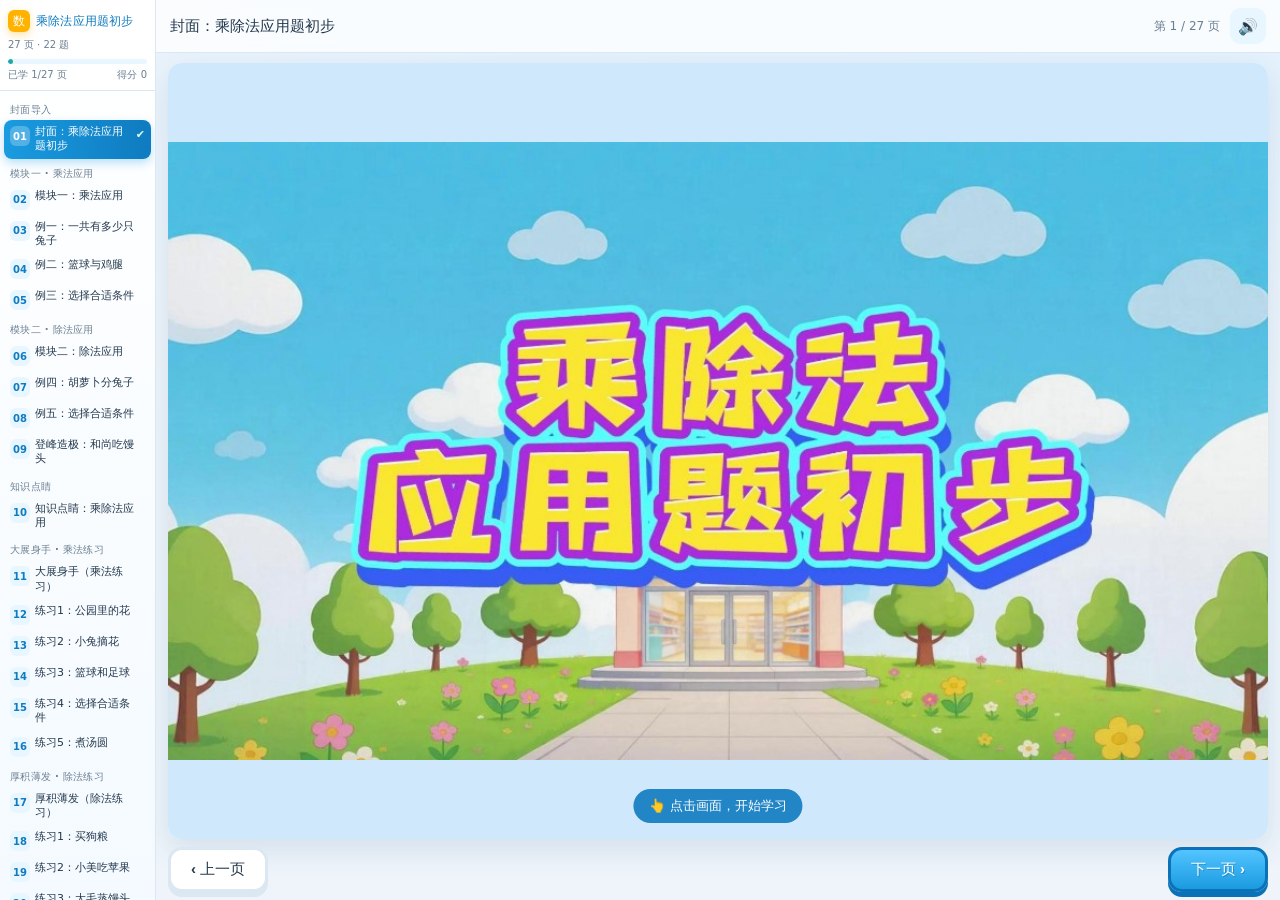
<file: index.html>
<!DOCTYPE html>
<html lang="zh-CN">
<head>
  <meta charset="UTF-8" />
  <meta name="viewport" content="width=device-width, initial-scale=1.0, maximum-scale=1.0, user-scalable=no, viewport-fit=cover" />
  <title>乘除法应用题初步 · 互动课件</title>
  <link rel="stylesheet" href="css/styles.css?v=1.0.7" />
  <link rel="stylesheet" href="css/viz-practice.css?v=1.0.1" />
</head>
<body>
  <div class="app">
    <!-- 左侧目录 -->
    <aside class="sidebar" id="sidebar">
      <div class="sidebar__head">
        <div class="sidebar__title"><span class="logo">数</span><span id="courseTitle">乘除法应用题初步</span></div>
        <div class="sidebar__meta" id="courseMeta">加载中…</div>
        <div class="progress">
          <div class="progress__bar"><div class="progress__fill" id="progFill"></div></div>
          <div class="progress__text" id="progText"></div>
        </div>
      </div>
      <nav class="toc" id="toc"></nav>
    </aside>

    <!-- 右侧主区域 -->
    <main class="main">
      <header class="topbar">
        <button class="hamburger" id="hamburger" aria-label="目录">&#9776;</button>
        <div class="topbar__title" id="topTitle">乘除法应用题初步</div>
        <div class="topbar__page" id="topPage"></div>
        <button class="btn-sound" id="soundBtn" aria-label="声音">&#128266;</button>
      </header>
      <section class="stage-wrap" id="stageWrap"></section>
    </main>
  </div>

  <div class="backdrop" id="backdrop"></div>

  <script src="scorm-api.js?v=1.0.6"></script>
  <script src="js/effects.js?v=1.0.3"></script>
  <script src="js/viz-practice.js?v=1.0.2"></script>
  <script src="js/app.js?v=1.0.10"></script>
</body>
</html>
</file>
<file: css/styles.css>
:root {
  --brand: #1a9be0;
  --brand-dark: #0f7bc0;
  --brand-soft: #e8f6ff;
  --accent: #ffb300;
  --accent-soft: #fff3d6;
  --ok: #22b573;
  --err: #ff5a5a;
  --ink: #23384d;
  --muted: #6b7f92;
  --line: #dbe7f1;
  --sidebar-w: 156px;
  --radius: 14px;
  --shadow: 0 10px 30px rgba(20, 80, 130, .12);
  font-synthesis: none;
}

* { box-sizing: border-box; }

html, body {
  margin: 0;
  height: 100%;
  font-family: "PingFang SC", "Microsoft YaHei", "Hiragino Sans GB", system-ui, -apple-system, sans-serif;
  color: var(--ink);
  background: #eef4fa;
  -webkit-tap-highlight-color: transparent;
}

/* ---------- App shell ---------- */
.app {
  display: grid;
  grid-template-columns: var(--sidebar-w) 1fr;
  height: 100vh;
  height: 100dvh;
  overflow: hidden;
}

/* ---------- Sidebar / TOC（窄栏，少占空间） ---------- */
.sidebar {
  background: linear-gradient(180deg, #ffffff, #f4faff);
  border-right: 1px solid var(--line);
  display: flex;
  flex-direction: column;
  min-height: 0;
  min-width: 0;
  z-index: 40;
}
.sidebar__head {
  padding: 10px 8px 8px;
  border-bottom: 1px solid var(--line);
}
.sidebar__title {
  font-size: 12px;
  font-weight: 800;
  letter-spacing: .2px;
  color: var(--brand-dark);
  display: flex;
  align-items: center;
  gap: 6px;
  line-height: 1.25;
}
.sidebar__title .logo {
  width: 22px; height: 22px; flex: 0 0 22px;
  background: var(--accent);
  color: #fff; font-size: 12px; font-weight: 900;
  border-radius: 6px;
  display: grid; place-items: center;
  box-shadow: 0 3px 8px rgba(255,179,0,.35);
}
.sidebar__title > span:last-child {
  display: -webkit-box;
  -webkit-line-clamp: 2;
  -webkit-box-orient: vertical;
  overflow: hidden;
}
.sidebar__meta {
  margin-top: 6px; font-size: 10px; color: var(--muted);
  line-height: 1.3;
  display: -webkit-box;
  -webkit-line-clamp: 2;
  -webkit-box-orient: vertical;
  overflow: hidden;
}

.progress { margin-top: 8px; }
.progress__bar {
  height: 5px; border-radius: 99px; background: var(--brand-soft);
  overflow: hidden;
}
.progress__fill {
  height: 100%; width: 0%;
  background: linear-gradient(90deg, var(--brand), var(--ok));
  border-radius: 99px; transition: width .5s ease;
}
.progress__text {
  margin-top: 4px; font-size: 10px; color: var(--muted);
  display: flex; justify-content: space-between; gap: 4px;
}

.toc {
  flex: 1 1 auto;
  overflow-y: auto;
  padding: 4px 4px 16px;
  scrollbar-width: thin;
}
.toc__group-title {
  font-size: 10px;
  font-weight: 700;
  color: var(--muted);
  padding: 8px 6px 3px;
  letter-spacing: .3px;
  white-space: nowrap;
  overflow: hidden;
  text-overflow: ellipsis;
}
.toc__item {
  display: flex;
  align-items: flex-start;
  gap: 5px;
  padding: 5px 6px;
  border-radius: 8px;
  cursor: pointer;
  font-size: 11px;
  color: var(--ink);
  transition: background .18s;
  user-select: none;
}
.toc__item:hover { background: var(--brand-soft); }
.toc__item.is-active {
  background: linear-gradient(90deg, var(--brand), var(--brand-dark));
  color: #fff;
  box-shadow: 0 4px 10px rgba(26,155,224,.3);
}
.toc__item.is-active .toc__idx { background: rgba(255,255,255,.25); color: #fff; }
.toc__idx {
  flex: 0 0 20px; width: 20px; height: 20px; margin-top: 1px;
  border-radius: 6px; background: var(--brand-soft); color: var(--brand-dark);
  display: grid; place-items: center; font-size: 10px; font-weight: 800;
}
.toc__label {
  flex: 1 1 auto; line-height: 1.3; min-width: 0;
  display: -webkit-box;
  -webkit-line-clamp: 2;
  -webkit-box-orient: vertical;
  overflow: hidden;
}
.toc__status { flex: 0 0 auto; font-size: 11px; line-height: 20px; }
.toc__item .dot-done { color: var(--ok); }
.toc__item.is-active .dot-done { color: #d6ffe9; }

/* ---------- Main / Stage ---------- */
.main {
  display: flex;
  flex-direction: column;
  min-width: 0;
  min-height: 0;
  background: radial-gradient(1200px 500px at 70% -10%, #dff0ff, transparent), #eef4fa;
}
.topbar {
  display: flex;
  align-items: center;
  gap: 10px;
  padding: 8px 14px;
  flex: 0 0 auto;
  border-bottom: 1px solid var(--line);
  background: rgba(255,255,255,.75);
  backdrop-filter: blur(8px);
}
.hamburger {
  display: none;
  width: 36px; height: 36px; border: none; border-radius: 10px;
  background: var(--brand-soft); color: var(--brand-dark);
  font-size: 18px; cursor: pointer;
}
.topbar__title { font-weight: 800; font-size: 15px; flex: 1 1 auto; min-width: 0;
  white-space: nowrap; overflow: hidden; text-overflow: ellipsis; }
.topbar__page { font-size: 12px; color: var(--muted); flex: 0 0 auto; }
.btn-sound {
  border: none; background: var(--brand-soft); color: var(--brand-dark);
  width: 36px; height: 36px; border-radius: 10px; cursor: pointer; font-size: 16px;
}

.stage-wrap {
  flex: 1 1 auto;
  min-height: 0;
  overflow: hidden;
  padding: 10px 12px 8px;
  display: flex;
  flex-direction: column;
  align-items: stretch;
  gap: 8px;
}
.stage {
  width: 100%;
  flex: 1 1 auto;
  min-height: 0;
  background: #fff;
  border-radius: var(--radius);
  box-shadow: var(--shadow);
  overflow: hidden;
  display: flex;
  flex-direction: column;
}

/* 静态页：图片尽量铺满可视区域 */
.stage--solo .slide {
  flex: 1 1 auto;
  min-height: 0;
  aspect-ratio: auto;
  height: 100%;
}

/* 互动页：左图右答，一屏完成 */
.stage--split {
  display: grid;
  grid-template-columns: minmax(0, 1.15fr) minmax(280px, 0.95fr);
  grid-template-rows: 1fr;
  align-items: stretch;
}
.stage--split .slide {
  aspect-ratio: auto;
  height: 100%;
  min-height: 0;
  border-right: 1px solid var(--line);
}
.stage--split .panel {
  border-top: none;
  min-height: 0;
  height: 100%;
  overflow-y: auto;
  padding: 12px 14px 14px;
  display: flex;
  flex-direction: column;
}

/* the image canvas */
.slide {
  position: relative;
  width: 100%;
  aspect-ratio: 16 / 9;
  background: #cfe8fb center/cover no-repeat;
  overflow: hidden;
}
.slide__img { width: 100%; height: 100%; object-fit: contain; display: block; }
.slide.anim-in { animation: slideIn .5s cubic-bezier(.2,.8,.2,1); }
@keyframes slideIn {
  from { opacity: 0; transform: translateY(14px) scale(.99); }
  to   { opacity: 1; transform: none; }
}

/* click-to-reveal shimmer for cover/divider */
.reveal-badge {
  position: absolute; left: 50%; bottom: 16px; transform: translateX(-50%);
  background: rgba(15,123,192,.9); color: #fff; font-size: 13px;
  padding: 8px 16px; border-radius: 99px; animation: bob 1.4s ease-in-out infinite;
  pointer-events: none;
}
@keyframes bob { 0%,100%{ transform: translateX(-50%) translateY(0);} 50%{ transform: translateX(-50%) translateY(-6px);} }

/* ---------- Interaction panel ---------- */
.panel {
  padding: 18px 20px 20px;
  background: #fbfdff;
  min-height: 0;
  display: flex;
  flex-direction: column;
  gap: 12px;
}
.panel.shake { animation: shake .42s ease; }
.panel__tag {
  display: inline-block;
  font-size: 12px;
  font-weight: 900;
  color: #fff;
  background: linear-gradient(135deg, #ffca28, var(--accent));
  padding: 4px 14px;
  border-radius: 30px;
  margin-bottom: 4px;
  box-shadow: 0 4px 0 #cc8f00;
  text-shadow: 1px 1px 0px rgba(0, 0, 0, 0.15);
  border: 2px solid #fff;
  align-self: flex-start;
}
.panel__prompt {
  font-size: 18px;
  font-weight: 900;
  line-height: 1.5;
  margin: 2px 0 6px;
  color: var(--ink);
}
.panel__material {
  flex: 0 1 auto;
  max-height: min(42vh, 280px);
  overflow-y: auto;
  font-size: 15px;
  font-weight: 800;
  line-height: 1.65;
  color: var(--ink);
  background: #fffef8;
  border: 2px solid #e8dfc8;
  border-radius: 14px;
  padding: 12px 14px;
  box-shadow: inset 0 1px 0 rgba(255, 255, 255, 0.8);
}
.panel__material-line + .panel__material-line {
  margin-top: 6px;
}
.panel__material-line--opt {
  padding-left: 4px;
  font-weight: 700;
  color: #4a5568;
}
.panel__material-line--sub {
  font-weight: 900;
  color: var(--ink);
  margin-top: 8px;
}
.panel__hint {
  font-size: 13px;
  color: var(--muted);
  margin-bottom: 10px;
  background: #fdfaf2;
  border: 2px dashed #ffe699;
  padding: 8px 12px;
  border-radius: 12px;
  display: inline-flex;
  align-items: center;
  gap: 6px;
  font-weight: 700;
}
.panel__body {
  flex: 1 1 auto;
  min-height: 0;
}

/* choice / multi / judge */
.opts { display: grid; gap: 10px; }
.opt {
  display: flex;
  align-items: center;
  gap: 10px;
  padding: 12px 16px;
  border: 3px solid #e1ecf5;
  border-radius: 16px;
  cursor: pointer;
  font-size: 16px;
  font-weight: 800;
  background: #fff;
  box-shadow: 0 5px 0 #e1ecf5;
  transition: all .2s cubic-bezier(0.175, 0.885, 0.32, 1.275);
  position: relative;
  user-select: none;
  -webkit-tap-highlight-color: transparent;
}
.opt:hover {
  border-color: var(--brand);
  background: var(--brand-soft);
  box-shadow: 0 5px 0 #b3e0ff;
  transform: translateY(-2px);
}
.opt.sel {
  border-color: var(--brand);
  background: var(--brand-soft);
  box-shadow: 0 5px 0 #85ccff;
  transform: translateY(-2px);
}
.opt.correct {
  border-color: var(--ok);
  background: #e7f9f0;
  box-shadow: 0 5px 0 #beeacc;
  transform: translateY(-2px);
}
.opt.wrong {
  border-color: var(--err);
  background: #ffecec;
  box-shadow: 0 5px 0 #fcaeae;
  transform: translateY(-2px);
}
.opt:active {
  transform: translateY(3px);
  box-shadow: 0 2px 0 transparent;
}
.opt__mark {
  flex: 0 0 26px;
  width: 26px;
  height: 26px;
  border-radius: 50%;
  border: 3px solid #b2c6d4;
  display: grid;
  place-items: center;
  font-size: 13px;
  font-weight: 900;
  background: #f0f7ff;
  transition: all .15s;
}
.opt.sel .opt__mark { background: var(--brand); border-color: var(--brand); color: #fff; transform: scale(1.1); }
.opt.correct .opt__mark { background: var(--ok); border-color: var(--ok); color: #fff; transform: scale(1.1); }
.opt.wrong .opt__mark { background: var(--err); border-color: var(--err); color: #fff; transform: scale(1.1); }
.judge-row { display: flex; gap: 14px; }
.judge-row .opt { flex: 1; justify-content: center; font-weight: 800; }

/* fill blanks */
.blanks { display: flex; flex-direction: column; gap: 10px; }
.blank-row {
  display: flex;
  align-items: center;
  gap: 8px;
  flex-wrap: wrap;
  font-size: 16px;
  font-weight: 800;
  margin: 4px 0;
}
.blank-row input {
  width: 100px;
  padding: 10px 12px;
  font-size: 18px;
  text-align: center;
  border: 3px solid var(--line);
  border-radius: 14px;
  outline: none;
  font-weight: 900;
  color: var(--brand-dark);
  box-shadow: inset 0 3px 6px rgba(0,0,0,0.05), 0 4px 0 #f0f5fc;
  background: #fafcfe;
  transition: all .2s;
}
.blank-row input:focus {
  border-color: var(--brand);
  background: #fff;
  box-shadow: inset 0 3px 6px rgba(0,0,0,0.05), 0 4px 0 var(--brand-soft);
  transform: translateY(-1px);
}
.blank-row input.correct {
  border-color: var(--ok);
  background: #e7f9f0;
  box-shadow: 0 4px 0 #beeacc;
  color: var(--ok);
}
.blank-row input.wrong {
  border-color: var(--err);
  background: #ffecec;
  box-shadow: 0 4px 0 #fcaeae;
  color: var(--err);
  animation: shake .4s;
}

/* matching */
.match { display: grid; grid-template-columns: 1fr auto 1fr; gap: 10px 8px; align-items: center; }
.match__col { display: flex; flex-direction: column; gap: 10px; }
.match__node {
  padding: 12px 14px;
  border: 3px solid #e1ecf5;
  border-radius: 14px;
  background: #fff;
  font-size: 14px;
  font-weight: 800;
  line-height: 1.4;
  cursor: pointer;
  box-shadow: 0 4px 0 #e1ecf5;
  transition: all .2s cubic-bezier(0.175, 0.885, 0.32, 1.275);
  user-select: none;
  -webkit-tap-highlight-color: transparent;
}
.match__node:hover {
  border-color: var(--brand);
  background: var(--brand-soft);
  transform: translateY(-2px);
  box-shadow: 0 4px 0 #b3e0ff;
}
.match__node.left.sel {
  border-color: var(--brand);
  background: var(--brand-soft);
  box-shadow: 0 4px 0 #85ccff;
  transform: translateY(-2px);
}
.match__node.right.sel {
  border-color: var(--accent);
  background: var(--accent-soft);
  box-shadow: 0 4px 0 #ffca28;
  transform: translateY(-2px);
}
.match__node.paired {
  cursor: default;
  background: #f0f7ff;
}
.match__node.correct {
  border-color: var(--ok);
  background: #e7f9f0;
  box-shadow: 0 4px 0 #beeacc;
  cursor: default;
}
.match__node.wrong {
  border-color: var(--err);
  background: #ffecec;
  box-shadow: 0 4px 0 #fcaeae;
}
.match__mid { text-align: center; color: var(--muted); font-size: 13px; font-weight: 800; }
.match svg.wires { position: absolute; inset: 0; pointer-events: none; }
.match-wrap { position: relative; }
.match-wrap.shake { animation: shake .42s ease; }

/* drag formula */
.drag-formula {
  display: flex;
  align-items: center;
  gap: 10px;
  flex-wrap: wrap;
  font-size: 22px;
  font-weight: 900;
  margin-bottom: 12px;
  color: var(--ink);
}
.dropslot {
  min-width: 56px;
  height: 48px;
  border: 3px dashed var(--brand);
  border-radius: 14px;
  background: var(--brand-soft);
  display: grid;
  place-items: center;
  transition: all .2s;
  box-shadow: inset 0 3px 6px rgba(0,100,200,0.05);
}
.dropslot.over {
  background: #cdeaff;
  transform: scale(1.05);
  border-color: var(--brand-dark);
}
.tile-tray {
  display: flex;
  gap: 12px;
  flex-wrap: wrap;
  margin-top: 14px;
  padding: 12px;
  background: #f4f9fd;
  border-radius: 16px;
  border: 2px dashed var(--line);
}
.tile {
  min-width: 48px;
  height: 48px;
  padding: 0 12px;
  border-radius: 14px;
  background: linear-gradient(180deg, #ffe066, #ffb300);
  color: #7a4d00;
  font-size: 20px;
  font-weight: 900;
  display: grid;
  place-items: center;
  cursor: grab;
  border: 3px solid #ff9d00;
  box-shadow: 0 5px 0 #cc7a00;
  user-select: none;
  touch-action: none;
  transition: transform .1s, box-shadow .15s;
}
.tile.dragging {
  opacity: .6;
  transform: scale(1.1) rotate(3deg);
}
.tile.placed {
  box-shadow: 0 3px 0 #cc7a00;
}

/* sequence */
.seq { display: flex; flex-direction: column; gap: 10px; }
.seq__item {
  display: flex;
  align-items: center;
  gap: 12px;
  padding: 12px 14px;
  border: 3px solid #e1ecf5;
  border-radius: 14px;
  background: #fff;
  box-shadow: 0 4px 0 #e1ecf5;
  cursor: grab;
  font-size: 14px;
  font-weight: 800;
  touch-action: none;
  transition: all .2s;
}
.seq__item.dragging {
  opacity: .6;
  border-color: var(--brand);
  transform: scale(1.02) rotate(1deg);
}
.seq__item.over { border-color: var(--brand); background: var(--brand-soft); }
.seq__num {
  flex: 0 0 30px;
  width: 30px;
  height: 30px;
  border-radius: 10px;
  background: linear-gradient(135deg, #37b0ee, var(--brand-dark));
  color: #fff;
  display: grid;
  place-items: center;
  font-weight: 900;
  font-size: 15px;
  box-shadow: 0 3px 0 var(--brand-dark);
}
.seq__item.correct { border-color: var(--ok); background: #e7f9f0; box-shadow: 0 4px 0 #beeacc; }

/* hotspot */
.hotspot-layer { position: absolute; inset: 0; }
.hot {
  position: absolute; border: 2px dashed transparent; border-radius: 10px;
  cursor: pointer; transition: all .15s;
}
.hot:hover { border-color: rgba(26,155,224,.6); background: rgba(26,155,224,.12); }
.hot.picked { border-color: var(--ok); background: rgba(34,181,115,.22); box-shadow: 0 0 0 3px rgba(34,181,115,.25); }
.hot.wrongpick { border-color: var(--err); background: rgba(255,90,90,.2); animation: shake .4s; }
.hot__tip {
  position: absolute; top: -28px; left: 50%; transform: translateX(-50%);
  background: var(--ink); color: #fff; font-size: 11px; padding: 2px 8px; border-radius: 6px;
  white-space: nowrap; opacity: 0; transition: opacity .15s;
}
.hot.picked .hot__tip { opacity: 1; }
.magnifier {
  position: absolute; width: 150px; height: 150px; border-radius: 50%;
  border: 3px solid #fff; box-shadow: 0 6px 20px rgba(0,0,0,.3);
  pointer-events: none; display: none; z-index: 5; background-repeat: no-repeat;
}

/* focus spotlight */
.spotlight { position: absolute; inset: 0; pointer-events: none; z-index: 4;
  background: radial-gradient(circle var(--r,120px) at var(--x,50%) var(--y,50%), transparent 0, transparent var(--r,120px), rgba(10,30,50,.55) calc(var(--r,120px) + 2px));
  opacity: 0; transition: opacity .3s; }
.spotlight.on { opacity: 1; }

/* ---------- actions & feedback ---------- */
.actions { display: flex; gap: 12px; margin-top: 16px; flex-wrap: wrap; align-items: center; flex: 0 0 auto; }
.btn {
  border: none;
  border-radius: 14px;
  padding: 10px 20px;
  font-size: 15px;
  font-weight: 900;
  cursor: pointer;
  transition: transform .12s, box-shadow .12s, background .15s;
  display: inline-flex;
  align-items: center;
  justify-content: center;
  gap: 6px;
  user-select: none;
}
.btn:active { transform: translateY(3px); }
.btn--primary {
  background: linear-gradient(180deg, #53c4ff, #1a9be0);
  color: #fff;
  border: 3px solid #0c72b8;
  box-shadow: 0 5px 0 #0c72b8;
  text-shadow: 1px 1px 0px rgba(0, 0, 0, 0.2);
}
.btn--primary:hover {
  background: linear-gradient(180deg, #6fd0ff, #25a4e6);
}
.btn--primary:active {
  box-shadow: 0 2px 0 #0c72b8;
  transform: translateY(3px);
}
.btn--primary:disabled {
  opacity: .5;
  box-shadow: none;
  cursor: not-allowed;
  border-color: #a0c2dd;
}
.btn--submit {
  padding: 16px 40px;
  font-size: 22px;
  border-radius: 18px;
  min-width: 140px;
  background: linear-gradient(180deg, #ffdb4d, #ff9e00);
  color: #704400;
  border: 3px solid #cc6f00;
  box-shadow: 0 7px 0 #cc6f00;
  text-shadow: 1px 1px 0px rgba(255, 255, 255, 0.4);
}
.btn--submit:hover {
  background: linear-gradient(180deg, #ffe373, #ffa81a);
}
.btn--submit:active {
  box-shadow: 0 2px 0 #cc6f00;
  transform: translateY(5px);
}
.btn--ghost {
  background: #fff;
  color: var(--muted);
  border: 3px solid var(--line);
  box-shadow: 0 5px 0 var(--line);
}
.btn--ghost:hover {
  background: #fafcfe;
  color: var(--brand-dark);
}
.btn--ghost:active {
  box-shadow: 0 2px 0 var(--line);
  transform: translateY(3px);
}
.btn--retry {
  background: linear-gradient(180deg, #ffffff, #f0f7ff);
  color: var(--brand-dark);
  border: 3px solid #b3d7ff;
  box-shadow: 0 5px 0 #b3d7ff;
}
.btn--retry:hover {
  background: #f0f7ff;
}
.btn--retry:active {
  box-shadow: 0 2px 0 #b3d7ff;
  transform: translateY(3px);
}
.btn--nav {
  background: #fff;
  color: var(--ink);
  border: 3px solid var(--line);
  box-shadow: 0 5px 0 var(--line);
}
.btn--nav:hover {
  background: #fafcfe;
}
.btn--nav:active {
  box-shadow: 0 2px 0 var(--line);
  transform: translateY(3px);
}

.feedback {
  margin-top: 14px;
  padding: 14px 18px;
  border-radius: 16px;
  font-size: 15px;
  font-weight: 800;
  display: none;
  line-height: 1.5;
  flex: 0 0 auto;
  border: 3px solid transparent;
}
.feedback.show {
  display: block;
  animation: pop .3s cubic-bezier(0.175, 0.885, 0.32, 1.275);
}
.feedback.ok {
  background: #e7f9f0;
  color: #12885a;
  border-color: #b7ecd3;
  box-shadow: 0 4px 0 #beeacc;
}
.feedback.no {
  background: #ffecec;
  color: #c23b3b;
  border-color: #ffc9c9;
  box-shadow: 0 4px 0 #fcaeae;
}
.feedback__exp {
  margin-top: 6px;
  font-size: 13px;
  color: var(--muted);
  font-weight: normal;
  border-top: 1px dashed rgba(0,0,0,0.1);
  padding-top: 6px;
}

.nav-row {
  display: flex; justify-content: space-between; align-items: center;
  width: 100%; margin: 0; gap: 10px; flex: 0 0 auto;
}

/* ---------- report ---------- */
.report {
  text-align: center; padding: 24px 16px;
  flex: 1 1 auto; min-height: 0; overflow-y: auto;
  display: flex; flex-direction: column; justify-content: center;
}
.report h2 { font-size: 22px; color: var(--brand-dark); margin: 0 0 8px; }
.report__score { font-size: 42px; font-weight: 900; color: var(--accent); margin: 8px 0; }
.report__grid { display: grid; grid-template-columns: repeat(auto-fit,minmax(110px,1fr)); gap: 10px; margin: 14px auto; max-width: 640px; width: 100%; }
.report__cell { background: var(--brand-soft); border-radius: 12px; padding: 12px; }
.report__cell b { display: block; font-size: 20px; color: var(--brand-dark); }
.report__cell span { font-size: 12px; color: var(--muted); }

/* ---------- fx ---------- */
@keyframes shake { 0%,100%{transform:translateX(0)} 20%{transform:translateX(-6px)} 40%{transform:translateX(6px)} 60%{transform:translateX(-4px)} 80%{transform:translateX(4px)} }
@keyframes pop { from{ transform: scale(.9); opacity: 0;} to{ transform: none; opacity: 1;} }
.confetti-canvas { position: fixed; inset: 0; pointer-events: none; z-index: 999; }
.reward-star {
  position: fixed; z-index: 998; font-size: 40px; pointer-events: none;
  animation: starPop .9s ease forwards;
}
@keyframes starPop { 0%{transform:scale(0) rotate(0); opacity:0;} 30%{transform:scale(1.3) rotate(20deg); opacity:1;} 100%{transform:scale(1) rotate(0) translateY(-40px); opacity:0;} }

.toast {
  position: fixed; top: 18px; left: 50%; transform: translateX(-50%) translateY(-80px);
  background: var(--ink); color: #fff; padding: 10px 18px; border-radius: 99px;
  font-size: 14px; z-index: 1000; transition: transform .35s; box-shadow: var(--shadow);
}
.toast.show { transform: translateX(-50%) translateY(0); }

/* backdrop for mobile drawer */
.backdrop {
  position: fixed; inset: 0; background: rgba(10,30,50,.4); z-index: 39;
  opacity: 0; visibility: hidden; transition: opacity .25s;
}
.backdrop.show { opacity: 1; visibility: visible; }

/* ---------- Custom Visualization: p13 (小兔摘花) ---------- */
.p13-canvas {
  display: flex;
  flex-direction: column;
  justify-content: space-between;
  width: 100%;
  height: 100%;
  padding: 12px 14px;
  box-sizing: border-box;
  background: linear-gradient(180deg, #e3f2fd 0%, #f1f8e9 60%, #c8e6c9 100%);
  position: relative;
  overflow: hidden;
  user-select: none;
}
.p13-header {
  display: flex;
  align-items: center;
  gap: 12px;
  background: rgba(255, 255, 255, 0.85);
  border-radius: 16px;
  padding: 8px 12px;
  border: 2px solid #a5d6a7;
  box-shadow: 0 4px 10px rgba(0,0,0,0.05);
  margin-bottom: 6px;
  z-index: 5;
}
.p13-rabbit {
  font-size: 38px;
  animation: bounce-rabbit 2s ease-in-out infinite;
  transform-origin: bottom center;
  display: inline-block;
}
@keyframes bounce-rabbit {
  0%, 100% { transform: translateY(0) scaleY(1); }
  50% { transform: translateY(-6px) scaleY(0.95); }
}
.p13-bubble {
  font-size: 14px;
  font-weight: 800;
  color: #2e7d32;
  line-height: 1.4;
}
.p13-baskets {
  display: flex;
  justify-content: space-around;
  align-items: flex-end;
  width: 100%;
  margin: 6px 0;
  z-index: 5;
}
.p13-basket-wrap {
  display: flex;
  flex-direction: column;
  align-items: center;
  width: 28%;
  position: relative;
}
.p13-basket {
  width: 100%;
  height: 85px;
  background: linear-gradient(135deg, #d7ccc8 0%, #8d6e63 100%);
  border: 3px solid #5d4037;
  border-radius: 12px 12px 24px 24px;
  position: relative;
  box-shadow: inset 0 10px 0 rgba(255,255,255,0.2), 0 6px 12px rgba(93,64,55,0.3);
  display: flex;
  flex-wrap: wrap;
  align-content: flex-start;
  justify-content: center;
  gap: 3px;
  padding: 12px 8px 8px;
  box-sizing: border-box;
  transition: all 0.2s cubic-bezier(0.175, 0.885, 0.32, 1.275);
}
.p13-basket::before {
  content: "";
  position: absolute;
  top: -24px; left: 10%; right: 10%;
  height: 48px;
  border: 4px solid #5d4037;
  border-bottom: none;
  border-radius: 50% 50% 0 0;
  pointer-events: none;
  z-index: -1;
}
.p13-basket.over {
  transform: scale(1.08);
  background: linear-gradient(135deg, #ffe082 0%, #ffb300 100%);
  border-color: #ff8f00;
}
.p13-basket-label {
  margin-top: 4px;
  font-size: 12px;
  font-weight: 800;
  color: #5d4037;
  background: #efebe9;
  padding: 2px 10px;
  border-radius: 12px;
  border: 2px solid #5d4037;
  box-shadow: 0 2px 0 rgba(0,0,0,0.1);
  display: flex;
  align-items: center;
  gap: 4px;
}
.p13-basket-count {
  font-size: 13px;
  font-weight: 900;
  color: #d84315;
}
.p13-pool-label {
  font-size: 11px;
  font-weight: 800;
  color: #558b2f;
  background: #e8f5e9;
  border: 1px solid #c8e6c9;
  padding: 2px 8px;
  border-radius: 8px;
  align-self: center;
  margin-bottom: 2px;
}
.p13-pool {
  display: flex;
  flex-wrap: wrap;
  justify-content: center;
  align-content: center;
  gap: 6px;
  width: 100%;
  background: rgba(255, 255, 255, 0.6);
  border: 2px dashed #81c784;
  border-radius: 16px;
  padding: 8px;
  min-height: 80px;
  box-sizing: border-box;
  z-index: 5;
}
.p13-flower {
  font-size: 20px;
  width: 28px;
  height: 28px;
  display: flex;
  align-items: center;
  justify-content: center;
  cursor: grab;
  user-select: none;
  transition: transform 0.2s;
  filter: drop-shadow(0 2px 3px rgba(0,0,0,0.1));
}
.p13-flower:hover {
  transform: scale(1.2);
}
.p13-flower.dragging {
  opacity: 0.4;
  transform: scale(0.8);
}
.p13-flower.in-basket {
  font-size: 16px;
  width: 18px;
  height: 18px;
  cursor: default;
}
.p13-actions {
  display: flex;
  justify-content: center;
  gap: 12px;
  width: 100%;
  margin-top: 6px;
  z-index: 10;
}
.p13-btn {
  display: inline-flex;
  align-items: center;
  gap: 6px;
  padding: 6px 14px;
  font-size: 12px;
  font-weight: 800;
  color: #fff;
  border: none;
  border-radius: 20px;
  cursor: pointer;
  transition: all 0.2s cubic-bezier(0.175, 0.885, 0.32, 1.275);
  box-shadow: 0 4px 0 rgba(0,0,0,0.15);
  text-shadow: 1px 1px 0 rgba(0,0,0,0.1);
}
.p13-btn:active {
  transform: translateY(2px);
  box-shadow: 0 2px 0 rgba(0,0,0,0.1);
}
.p13-btn-auto {
  background: linear-gradient(135deg, #4caf50 0%, #2e7d32 100%);
}
.p13-btn-step {
  background: linear-gradient(135deg, #2196f3 0%, #1565c0 100%);
}
.p13-btn-reset {
  background: linear-gradient(135deg, #ff9800 0%, #e65100 100%);
}
.p13-btn:disabled {
  opacity: 0.5;
  cursor: not-allowed;
  pointer-events: none;
}

/* Submit button pulse helper */
.pulse {
  animation: p13-pulse-glow 1.5s infinite;
}
@keyframes p13-pulse-glow {
  0% { box-shadow: 0 0 0 0 rgba(26,155,224, 0.7); }
  70% { box-shadow: 0 0 0 10px rgba(26,155,224, 0); }
  100% { box-shadow: 0 0 0 0 rgba(26,155,224, 0); }
}

/* ---------- Custom Visualization: p14 (篮球和足球) ---------- */
.p14-canvas {
  display: flex;
  flex-direction: column;
  width: 100%;
  height: 100%;
  padding: 10px 12px;
  box-sizing: border-box;
  background: linear-gradient(160deg, #fff8e1 0%, #e8f5e9 55%, #c8e6c9 100%);
  overflow: hidden;
  user-select: none;
}
.p14-scene {
  display: flex;
  gap: 10px;
  flex: 1 1 auto;
  min-height: 0;
  align-items: stretch;
}
.p14-shelf {
  flex: 1 1 52%;
  display: flex;
  flex-direction: column;
  gap: 6px;
  min-width: 0;
}
.p14-shelf-layer {
  position: relative;
  flex: 1 1 50%;
  background: rgba(255,255,255,0.75);
  border: 2px solid #bcaaa4;
  border-radius: 12px;
  padding: 6px;
  display: flex;
  flex-direction: column;
  min-height: 0;
  overflow: hidden;
}
.p14-basketball-layer { border-color: #ff9800; }
.p14-football-layer { border-color: #43a047; }
.p14-layer-badge {
  display: flex;
  align-items: center;
  gap: 6px;
  margin-bottom: 4px;
  flex: 0 0 auto;
}
.p14-layer-icon { font-size: 28px; line-height: 1; }
.p14-layer-count {
  font-size: 22px;
  font-weight: 900;
  color: #37474f;
}
.p14-layer-tag {
  margin-left: auto;
  font-size: 13px;
  font-weight: 900;
  padding: 3px 10px;
  border-radius: 10px;
}
.p14-layer-tag--warn { background: #fff3e0; color: #e65100; border: 2px solid #ffb74d; }
.p14-layer-tag--ok { background: #e8f5e9; color: #2e7d32; border: 2px solid #81c784; }
.p14-layer-tag--off { background: #eceff1; color: #90a4ae; border: 2px solid #cfd8dc; }
.p14-ball-grid {
  flex: 1 1 auto;
  display: flex;
  flex-wrap: wrap;
  align-content: flex-start;
  justify-content: center;
  gap: 4px;
  overflow-x: hidden;
  overflow-y: auto;
  min-height: 0;
  padding: 2px;
  scrollbar-width: thin;
}
.p14-ball-grid--bb { justify-content: center; }
.p14-ball {
  width: 42px;
  height: 42px;
  font-size: 34px;
  display: flex;
  align-items: center;
  justify-content: center;
  line-height: 1;
  cursor: default;
  transition: transform 0.15s;
  filter: drop-shadow(0 2px 3px rgba(0,0,0,0.18));
  flex: 0 0 auto;
}
.p14-ball--fb { cursor: grab; }
.p14-ball--fb:hover { transform: scale(1.12); }
.p14-ball--fb.dragging { opacity: 0.35; transform: scale(0.9); }
.p14-ball.in-group {
  width: 36px;
  height: 36px;
  font-size: 28px;
  cursor: default;
}
.p14-shutter {
  position: absolute;
  inset: 0;
  background: repeating-linear-gradient(
    0deg,
    rgba(120,120,120,0.85) 0px,
    rgba(120,120,120,0.85) 8px,
    rgba(90,90,90,0.9) 8px,
    rgba(90,90,90,0.9) 16px
  );
  transform: translateY(-102%);
  transition: transform 0.55s cubic-bezier(0.4, 0, 0.2, 1);
  border-radius: 10px;
  pointer-events: none;
  z-index: 3;
}
.p14-lock-mark {
  position: absolute;
  top: 50%; left: 50%;
  transform: translate(-50%, -50%) scale(0);
  font-size: 52px;
  opacity: 0;
  transition: all 0.35s cubic-bezier(0.34, 1.4, 0.64, 1);
  z-index: 4;
  pointer-events: none;
  filter: drop-shadow(0 2px 6px rgba(0,0,0,0.3));
}
.p14-basketball-layer.locked {
  filter: grayscale(0.85);
  opacity: 0.55;
}
.p14-basketball-layer.locked .p14-shutter {
  transform: translateY(0);
}
.p14-basketball-layer.locked .p14-lock-mark {
  transform: translate(-50%, -50%) scale(1);
  opacity: 1;
}
.p14-groups {
  flex: 1 1 48%;
  display: grid;
  grid-template-columns: repeat(3, 1fr);
  grid-template-rows: repeat(3, 1fr);
  gap: 6px;
  min-width: 0;
}
.p14-group {
  display: flex;
  flex-direction: column;
  align-items: center;
  gap: 3px;
  min-height: 0;
}
.p14-group-pitch {
  flex: 1 1 auto;
  width: 100%;
  min-height: 88px;
  background: radial-gradient(circle at 50% 60%, #a5d6a7 0%, #66bb6a 70%, #388e3c 100%);
  border: 2px solid #2e7d32;
  border-radius: 50%;
  position: relative;
  display: flex;
  flex-wrap: wrap;
  align-content: center;
  justify-content: center;
  gap: 2px;
  padding: 22px 6px 6px;
  box-sizing: border-box;
  transition: transform 0.2s, box-shadow 0.2s;
  box-shadow: inset 0 3px 8px rgba(255,255,255,0.35);
}
.p14-group-pitch.over {
  transform: scale(1.06);
  box-shadow: 0 0 0 3px #ffb300, inset 0 3px 8px rgba(255,255,255,0.35);
}
.p14-group-pitch--full {
  box-shadow: 0 0 0 2px #1b5e20, inset 0 3px 8px rgba(255,255,255,0.35);
}
.p14-group-no {
  position: absolute;
  top: 4px; left: 50%;
  transform: translateX(-50%);
  font-size: 11px;
  font-weight: 900;
  color: #fff;
  background: rgba(27,94,32,0.75);
  width: 20px; height: 20px;
  border-radius: 50%;
  display: grid;
  place-items: center;
  line-height: 1;
}
.p14-group-count {
  font-size: 13px;
  font-weight: 900;
  color: #1b5e20;
  background: #e8f5e9;
  border-radius: 8px;
  padding: 2px 8px;
  border: 1px solid #a5d6a7;
  min-width: 20px;
  text-align: center;
}
.p14-bridge {
  flex: 0 0 auto;
  margin-top: 8px;
  padding: 6px 8px;
  background: rgba(255,255,255,0.9);
  border-radius: 12px;
  border: 2px solid #b0bec5;
}
.p14-formula {
  display: flex;
  align-items: center;
  justify-content: center;
  gap: 8px;
  font-weight: 900;
}
.p14-chip {
  display: inline-flex;
  align-items: center;
  gap: 4px;
  padding: 4px 10px;
  border-radius: 10px;
  font-size: 14px;
  border: 2px solid transparent;
}
.p14-chip b { font-size: 16px; }
.p14-chip--fb { background: #e8f5e9; border-color: #66bb6a; color: #2e7d32; }
.p14-chip--grp { background: #e3f2fd; border-color: #42a5f5; color: #1565c0; }
.p14-chip--ans { background: #fff3e0; border-color: #ffb74d; color: #e65100; min-width: 28px; justify-content: center; }
.p14-chip--lit { background: #c8e6c9; border-color: #2e7d32; color: #1b5e20; animation: p14-pop 0.35s ease; }
.p14-op { font-size: 18px; color: #546e7a; }
.p14-remain {
  display: flex;
  align-items: center;
  gap: 8px;
  margin-top: 6px;
  padding: 0 4px;
}
.p14-remain-icon { font-size: 14px; }
.p14-remain-bar {
  flex: 1 1 auto;
  height: 8px;
  background: #eceff1;
  border-radius: 99px;
  overflow: hidden;
}
.p14-remain-fill {
  display: block;
  height: 100%;
  width: 100%;
  background: linear-gradient(90deg, #66bb6a, #43a047);
  border-radius: 99px;
  transition: width 0.4s ease;
}
.p14-remain-num {
  font-size: 13px;
  font-weight: 900;
  color: #2e7d32;
  min-width: 22px;
  text-align: right;
}
@keyframes p14-pop {
  0% { transform: scale(0.85); }
  60% { transform: scale(1.12); }
  100% { transform: scale(1); }
}
.p14-actions {
  display: flex;
  justify-content: center;
  align-items: center;
  gap: 10px;
  margin-top: 8px;
  flex: 0 0 auto;
}
.p14-btn {
  display: inline-flex;
  align-items: center;
  gap: 5px;
  padding: 7px 14px;
  font-size: 12px;
  font-weight: 800;
  color: #fff;
  border: none;
  border-radius: 18px;
  cursor: pointer;
  transition: all 0.2s;
  box-shadow: 0 4px 0 rgba(0,0,0,0.15);
}
.p14-btn-icon { font-size: 14px; line-height: 1; }
.p14-btn:active { transform: translateY(2px); box-shadow: 0 2px 0 rgba(0,0,0,0.1); }
.p14-btn-lock { background: linear-gradient(135deg, #ff9800, #e65100); }
.p14-btn-step { background: linear-gradient(135deg, #2196f3, #1565c0); }
.p14-btn-auto { background: linear-gradient(135deg, #4caf50, #2e7d32); }
.p14-btn-reset {
  background: #eceff1;
  color: #78909c;
  border: 2px solid #cfd8dc;
  box-shadow: none;
  padding: 5px 10px;
  font-size: 14px;
  border-radius: 12px;
}
.p14-btn:disabled {
  opacity: 0.45;
  cursor: not-allowed;
  pointer-events: none;
}

/* ---------- Responsive: Pad ---------- */
@media (max-width: 1024px) {
  :root { --sidebar-w: 140px; }
  .stage--split {
    grid-template-columns: minmax(0, 1fr) minmax(240px, 0.9fr);
  }
  .panel__prompt { font-size: 16px; }
}

/* ---------- Responsive: Mobile / narrow Pad（改回上下结构） ---------- */
@media (max-width: 820px) {
  .app { grid-template-columns: 1fr; }
  .hamburger { display: block; }
  .sidebar {
    position: fixed; top: 0; left: 0; bottom: 0; width: 78vw; max-width: 280px;
    transform: translateX(-105%); transition: transform .3s cubic-bezier(.2,.8,.2,1);
    box-shadow: var(--shadow);
  }
  .sidebar.open { transform: none; }
  .sidebar__title { font-size: 14px; }
  .toc__item { font-size: 13px; padding: 8px 10px; }
  .toc__idx { width: 24px; height: 24px; flex-basis: 24px; font-size: 11px; }

  .stage-wrap { padding: 8px; overflow-y: auto; }
  .stage--split {
    display: flex;
    flex-direction: column;
    overflow: visible;
    height: auto;
    flex: 0 0 auto;
  }
  .stage--split .slide {
    aspect-ratio: 16 / 9;
    height: auto;
    max-height: 42vh;
    border-right: none;
    border-bottom: 1px solid var(--line);
    flex: 0 0 auto;
  }
  .stage--split .panel {
    height: auto;
    overflow: visible;
    padding: 12px 12px 14px;
  }
  .stage--solo { flex: 0 0 auto; height: auto; }
  .stage--solo .slide {
    aspect-ratio: 16 / 9;
    height: auto;
    max-height: 70vh;
  }
  .match { grid-template-columns: 1fr; }
  .match__mid { display: none; }
  .drag-formula { font-size: 20px; }
  .report__score { font-size: 38px; }
}

@media (max-width: 480px) {
  .blank-row { font-size: 15px; }
  .blank-row input { width: 78px; font-size: 16px; }
  .btn { padding: 9px 14px; font-size: 13px; }
  .btn--submit { padding: 13px 26px; font-size: 16px; }
  .topbar__page { display: none; }
}
</file>
<file: css/viz-practice.css>
/* 练习可视化 · 共享样式（P15–P27） */
.viz-canvas {
  display: flex;
  flex-direction: column;
  width: 100%;
  height: 100%;
  padding: 8px 10px;
  box-sizing: border-box;
  background: linear-gradient(160deg, #e8f4fd 0%, #f1f8e9 50%, #fff8e1 100%);
  overflow: hidden;
  user-select: none;
}
.viz-scene {
  flex: 1 1 auto;
  min-height: 0;
  display: flex;
  gap: 8px;
  align-items: stretch;
}
.viz-col {
  flex: 1 1 50%;
  min-width: 0;
  display: flex;
  flex-direction: column;
  gap: 6px;
}
.viz-zone {
  flex: 1 1 auto;
  min-height: 0;
  background: rgba(255,255,255,0.82);
  border: 2px solid #cfd8dc;
  border-radius: 12px;
  padding: 8px;
  display: flex;
  flex-direction: column;
  overflow: hidden;
}
.viz-zone--hl { border-color: #42a5f5; box-shadow: 0 0 0 2px rgba(66,165,245,0.25); }
.viz-zone--ok { border-color: #66bb6a; }
.viz-zone--off { opacity: 0.45; filter: grayscale(0.7); }
.viz-badge {
  display: flex;
  align-items: center;
  gap: 6px;
  font-size: 20px;
  font-weight: 900;
  flex: 0 0 auto;
  margin-bottom: 4px;
}
.viz-badge b { font-size: 18px; color: #37474f; }
.viz-grid {
  flex: 1 1 auto;
  display: flex;
  flex-wrap: wrap;
  align-content: flex-start;
  justify-content: center;
  gap: 4px;
  overflow-y: auto;
  min-height: 0;
  scrollbar-width: thin;
}
.viz-item {
  width: 36px;
  height: 36px;
  font-size: 28px;
  display: flex;
  align-items: center;
  justify-content: center;
  line-height: 1;
  flex: 0 0 auto;
  filter: drop-shadow(0 2px 2px rgba(0,0,0,0.12));
  transition: transform 0.15s;
}
.viz-item--lg {
  width: 42px;
  height: 42px;
  font-size: 34px;
}
.viz-item--sm {
  width: 28px;
  height: 28px;
  font-size: 22px;
}
.viz-item--grab { cursor: grab; }
.viz-item--grab:hover { transform: scale(1.1); }
.viz-item.placed { width: 26px; height: 26px; font-size: 20px; }
.viz-bridge {
  flex: 0 0 auto;
  margin-top: 6px;
  padding: 6px 8px;
  background: rgba(255,255,255,0.92);
  border-radius: 10px;
  border: 2px solid #b0bec5;
}
.viz-formula {
  display: flex;
  align-items: center;
  justify-content: center;
  flex-wrap: wrap;
  gap: 6px;
  font-weight: 900;
}
.viz-chip {
  display: inline-flex;
  align-items: center;
  gap: 4px;
  padding: 3px 8px;
  border-radius: 8px;
  font-size: 13px;
  border: 2px solid transparent;
}
.viz-chip b { font-size: 15px; }
.viz-chip--lit { animation: viz-pop 0.35s ease; background: #c8e6c9; border-color: #2e7d32; color: #1b5e20; }
.viz-op { font-size: 16px; color: #546e7a; }
.viz-bar {
  height: 8px;
  background: #eceff1;
  border-radius: 99px;
  overflow: hidden;
  margin-top: 4px;
}
.viz-bar-fill {
  height: 100%;
  background: linear-gradient(90deg, #66bb6a, #43a047);
  border-radius: 99px;
  transition: width 0.35s ease;
}
.viz-actions {
  display: flex;
  justify-content: center;
  align-items: center;
  gap: 8px;
  margin-top: 6px;
  flex: 0 0 auto;
  flex-wrap: wrap;
}
.viz-btn {
  display: inline-flex;
  align-items: center;
  gap: 4px;
  padding: 6px 12px;
  font-size: 12px;
  font-weight: 800;
  color: #fff;
  border: none;
  border-radius: 16px;
  cursor: pointer;
  box-shadow: 0 4px 0 rgba(0,0,0,0.14);
}
.viz-btn:active { transform: translateY(2px); box-shadow: 0 2px 0 rgba(0,0,0,0.1); }
.viz-btn--pri { background: linear-gradient(135deg, #4caf50, #2e7d32); }
.viz-btn--step { background: linear-gradient(135deg, #2196f3, #1565c0); }
.viz-btn--warn { background: linear-gradient(135deg, #ff9800, #e65100); }
.viz-btn--reset {
  background: #eceff1;
  color: #78909c;
  border: 2px solid #cfd8dc;
  box-shadow: none;
  padding: 4px 9px;
  font-size: 13px;
}
.viz-btn:disabled { opacity: 0.45; pointer-events: none; }
@keyframes viz-pop {
  0% { transform: scale(0.85); }
  60% { transform: scale(1.1); }
  100% { transform: scale(1); }
}

/* P15 连线 */
.viz-p15-scene { flex-direction: row; }
.viz-p15-q {
  flex: 1; padding: 6px; border-radius: 10px; border: 2px dashed #90caf9;
  cursor: pointer; text-align: center; font-size: 28px;
}
.viz-p15-q.sel { border-color: #1e88e5; background: #e3f2fd; }
.viz-p15-q.done { border-color: #43a047; background: #e8f5e9; }
.viz-p15-opts { display: flex; gap: 6px; justify-content: center; flex-wrap: wrap; margin-top: 6px; }
.viz-p15-opt {
  padding: 6px 10px; border-radius: 10px; border: 2px solid #bdbdbd;
  font-size: 11px; font-weight: 800; cursor: pointer; background: #fff;
}
.viz-p15-opt.sel { border-color: #1e88e5; }
.viz-p15-opt.off { opacity: 0.4; }
.viz-p15-opt.ok { border-color: #43a047; background: #e8f5e9; }

/* P16 汤圆 */
.viz-p16-kitchen { display: grid; grid-template-columns: repeat(3, 1fr); gap: 6px; flex: 1; min-height: 0; }
.viz-p16-spot {
  border: 2px solid #ffccbc; border-radius: 10px; padding: 4px;
  display: flex; flex-direction: column; align-items: center; min-height: 0;
  background: rgba(255,255,255,0.7);
}
.viz-p16-spot-label { font-size: 10px; font-weight: 800; color: #bf360c; margin-bottom: 2px; }

/* P19 日历 */
.viz-p19-cal {
  display: grid; grid-template-columns: repeat(7, 1fr); gap: 3px;
}
.viz-p19-day {
  aspect-ratio: 1; border-radius: 6px; border: 2px dashed #cfd8dc;
  display: flex; flex-direction: column; align-items: center; justify-content: center;
  font-size: 9px; font-weight: 800;
}
.viz-p19-day.filled { border-color: #66bb6a; background: #e8f5e9; }
.viz-p19-day.need { border-color: #ef5350; background: #ffebee; animation: viz-blink 1s infinite; }
@keyframes viz-blink { 50% { opacity: 0.65; } }

/* P24 船 */
.viz-p24-boat {
  min-height: 44px; border: 2px solid #5d4037; border-radius: 8px 8px 16px 16px;
  background: linear-gradient(#8d6e63, #6d4c41); display: flex; flex-wrap: wrap;
  align-items: center; justify-content: center; gap: 2px; padding: 4px;
}
.viz-p24-seat { width: 22px; height: 22px; border-radius: 50%; border: 2px dashed rgba(255,255,255,0.5); }

/* P25 花盆 */
.viz-p25-pot {
  width: 100%; min-height: 52px; border-radius: 10px 10px 16px 16px;
  border: 2px solid #8d6e63; background: #d7ccc8;
  display: flex; flex-wrap: wrap; justify-content: center; align-content: flex-start;
  gap: 2px; padding: 4px;
}
</file>
